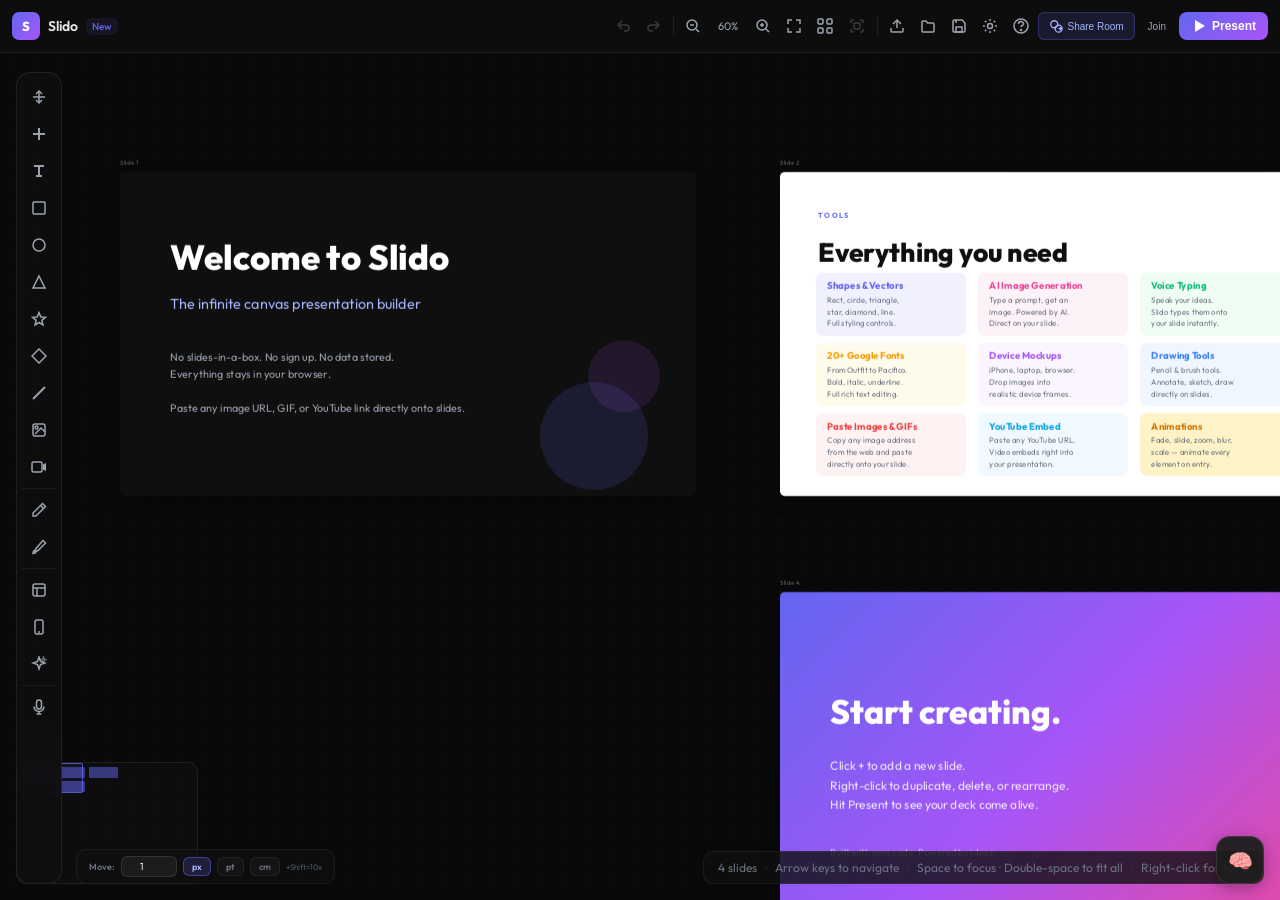
<file: index.html>
<!doctype html><html lang="en"><head><meta charset="utf-8"/><meta name="viewport" content="width=device-width,initial-scale=1,viewport-fit=cover"/><link href="https://fonts.googleapis.com/css2?family=Outfit:wght@100..900&display=swap" rel="stylesheet"><title>Slido App</title><style>body{margin:0;font-family:Outfit,sans-serif;background:#000}</style><script defer="defer" src="./static/js/main.5f4c3cef.js"></script><link href="./static/css/main.8a105b5e.css" rel="stylesheet"></head><body><div id="root"></div></body></html>
</file>
<file: static/css/main.8a105b5e.css>
img{object-fit:contain!important}@media screen and (max-width:768px){div[style*="top: 0"],div[style*="top:0"]{height:auto!important;padding-top:max(55px,env(safe-area-inset-top))!important}}
/*# sourceMappingURL=main.8a105b5e.css.map*/
</file>
